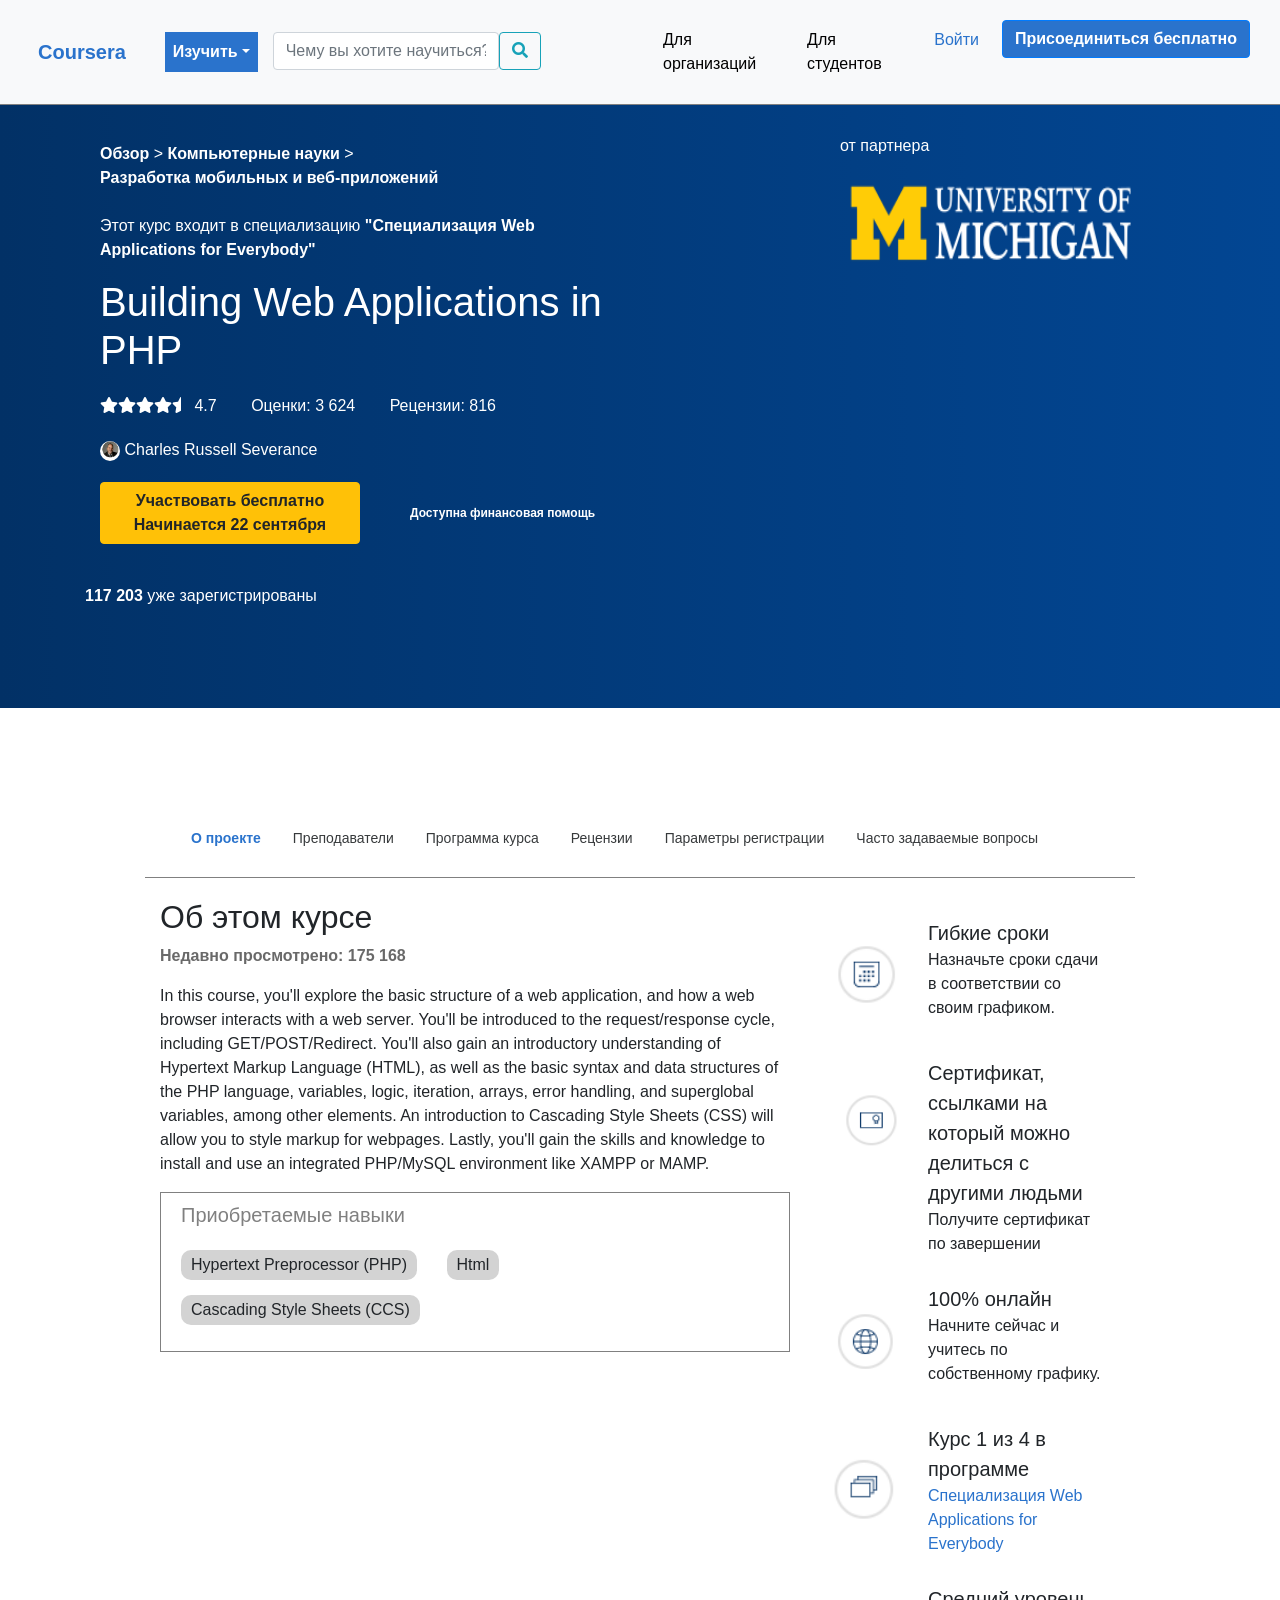
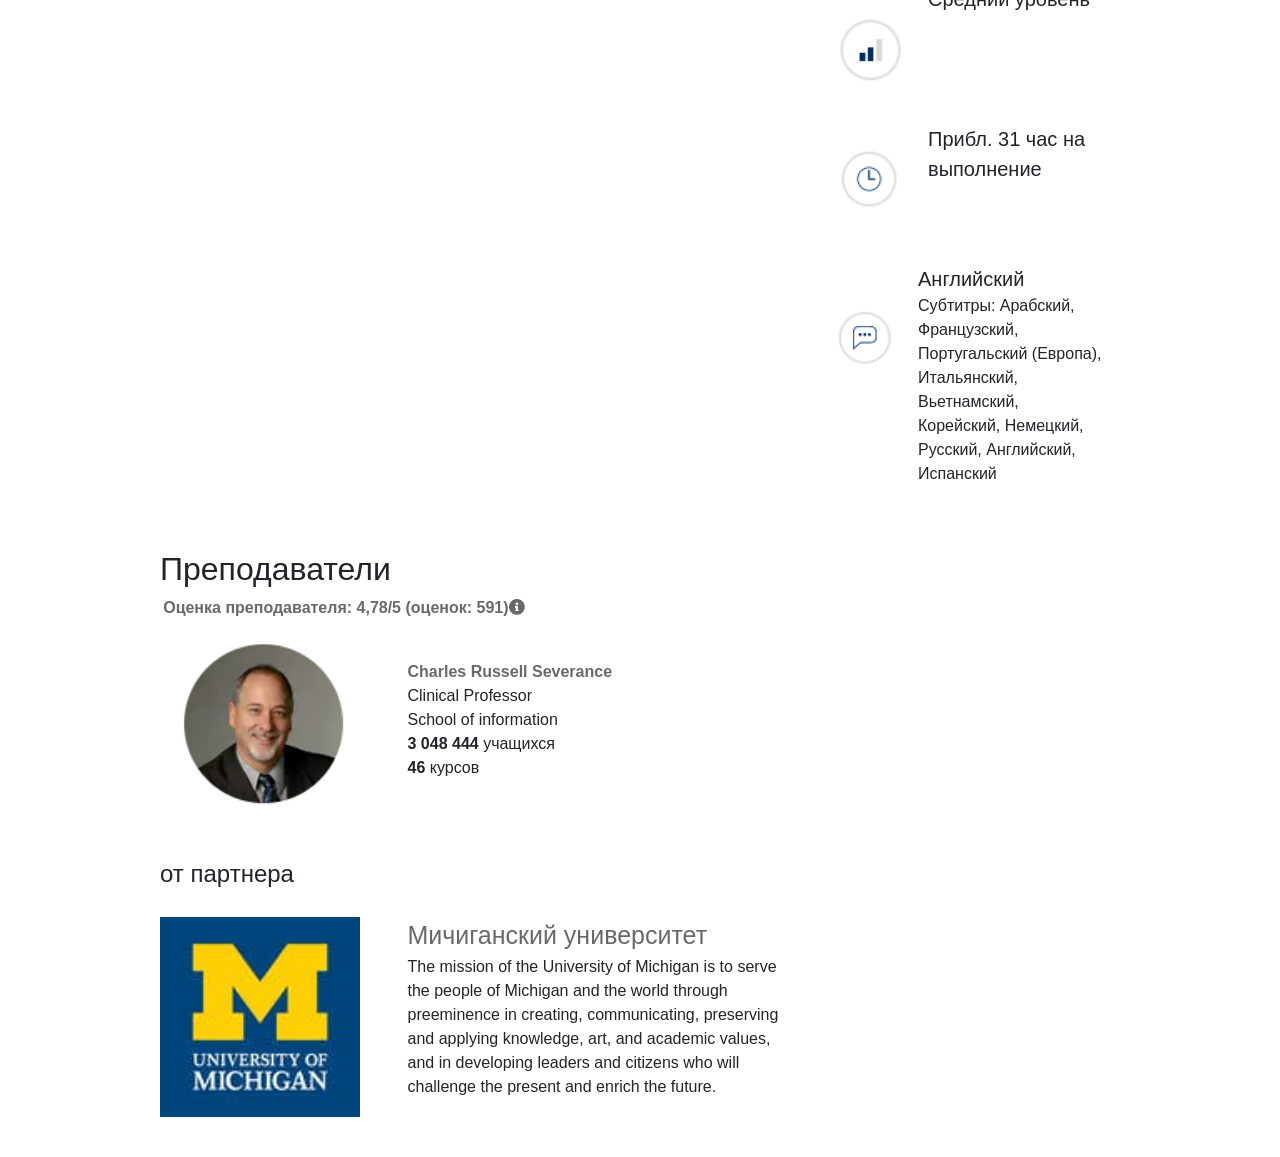
<file: LR1/index.html>
<!doctype html>
<html lang="en">
<head>
    <!-- Required meta tags -->
    <meta charset="utf-8">
    <meta name="viewport" content="width=device-width, initial-scale=1, shrink-to-fit=no">
    <link rel="stylesheet" href="https://use.fontawesome.com/releases/v5.7.1/css/all.css">

    <!-- Bootstrap CSS -->
    <link rel="stylesheet" href="https://maxcdn.bootstrapcdn.com/bootstrap/4.0.0/css/bootstrap.min.css" integrity="sha384-Gn5384xqQ1aoWXA+058RXPxPg6fy4IWvTNh0E263XmFcJlSAwiGgFAW/dAiS6JXm" crossorigin="anonymous">

    <title>Building Web Applications in PHP | Coursera</title>
    <link rel="stylesheet"href="style.css">
</head>


<body>
    <nav class="navbar navbar-expand-lg navbar-light bg-light fixed-top">
        <button class="navbar-toggler" type="button" data-toggle="collapse" data-target="#navbarNavDropdown" aria-controls="navbarNavDropdown" aria-expanded="false" aria-label="Toggle navigation">
          <span class="navbar-toggler-icon"></span>
        </button>
        <a class="nav-link navbar-brand d-md-none" href="#">Coursera</a>
        <i class="fa fa-search d-md-none" aria-hidden="true"></i>

        <div class="collapse navbar-collapse" id="navbarNavDropdown">
          <ul class="navbar-nav part-left">
            <li class="nav-item active">
              <a class="nav-link navbar-brand" href="#">Coursera</a>
            </li>
            <li class="nav-item dropdown">
              <a class="nav-link dropdown-toggle" href="#" id="navbarDropdownMenuLink" data-toggle="dropdown" aria-haspopup="true" aria-expanded="false">Изучить</a>
              <div class="dropdown-menu" aria-labelledby="navbarDropdownMenuLink">
                <p class = "text-left dropdown-item">цели</p>
                <a class="dropdown-item" href="#">Пройти бесплатный курс</a>
                <a class="dropdown-item" href="#">Получите диплом</a>
                <a class="dropdown-item" href="#">Получите сертификат</a>
                <a class="dropdown-item" href="#">Начните карьеру или продвиньтесь по карьерной лестнице</a>
                <p class="dropdown-item text-left">темы</p>
                <a class="dropdown-item" href="#">Наука о данных</a>
                <a class="dropdown-item" href="#">Бизнес</a>
                <a class="dropdown-item" href="#">Компьютерные науки</a>
                <a class="dropdown-item" href="#">Информационные технологии</a>
                <a class="dropdown-item" href="#">Изучение языков</a>
                <a class="dropdown-item" href="#">здоровье</a>
                <a class="dropdown-item" href="#">Личное развитие</a>
                <a class="dropdown-item but" href = "#">Посмотреть все предметы</a>
              </div>
            </li>
            <li class="nav-item" id = "navbarSearch">
                    <form class="form-inline ">
                        <input class="form-control" type="text" placeholder="Чему вы хотите научиться?">
                        <button class="btn btn-outline-info" type="submit"><i class="fa fa-search" aria-hidden="true"></i></button>
                    </form>
            </li>
        </ul>
        <ul class="navbar-nav justify-content-end">
            <li class="nav-item">
              <a class="nav-link" href="#">Для организаций</a>
            </li>
            <li class="nav-item">
              <a class="nav-link" href="#">Для студентов</a>
            </li>
            <li class="nav-item">
              <a class="nav-link" href="#" style = "color:#2a73cc!important;">Войти</a>
            </li>
            <li class="nav-item">
              <button type="button" class="btn btn-primary">Присоединиться бесплатно</button>
            </li>
        </ul>
        </div>
    </nav>





<!--Jumbotron-->
    <div class="jumbotron jumbotron-fluid">
      <div class="container">
        <div class="row justify-content-between">
            <div class="col-md-6">
                <p class="py-2"> <a href="#">Обзор</a> >  <a href="#">Компьютерные науки</a> > <a href="#">Разработка мобильных и веб-приложений</a> </p>
                <p>Этот курс входит в специализацию <a href = "#" style = "font-weight: bold;">"Специализация Web Applications for Everybody"</a></p>
                <h1>Building Web Applications in PHP</h1>
                <div class="marks"><a href = "#" style = "text-decoration: none;">
                    <span><i class="fa fa-star" aria-hidden="true"></i><i class="fa fa-star" aria-hidden="true"></i><i class="fa fa-star" aria-hidden="true"></i><i class="fa fa-star" aria-hidden="true"></i><i class="fa fa-star-half" aria-hidden="true"></i>    4.7</span>
                    <span>Оценки: 3 624</span>
                    <span>Рецензии: 816</span></a>
                </div>
                <div class = "teach">
                    <img src="img/Снимок экрана (307).png" width = "20" height = "20" style = "border-radius: 50%;">
                    <a class="d-inline-block teacher" href="#">Charles Russell Severance</a>
                </div>
            </div>
             <div class="col-md-4">
                 <p>от партнера</p>
                 <img src="img/umich.png" width="300"height="100">
             </div>
        </div>
        <div class="row justify-content-start">
                    
                        <button type="button" class="btn btn-warning ">Участвовать бесплатно <br>Начинается 22 сентября</button>
                        <a href="#" class = "align-self-center" style = "font-size:12px; font-weight:bold">Доступна финансовая помощь</a>
                    
        </div>
        <div class="row">
            <p style = "margin-top:20px"><span style = "font-weight: bold;">117 203</span> уже зарегистрированы</p>
        </div>
      </div>
    </div>

<!--About--> 
    <div class = "content">
        <div class = "about-course">
            <div class = "container-fluid">
                <div class="row"></div>
                        <nav class="navbar sticky-top navbar-light col justify-content-start d-sm-none d-md-flex">
                        <li class="nav-item">
                            <a class="nav-link active" href="#">О проекте</a>
                        </li>
                        <li class="nav-item">
                                <a class="nav-link" href="#">Преподаватели</a>
                        </li>
                        <li class="nav-item">
                                <a class="nav-link" href="#">Программа курса</a>
                        </li>
                        <li class="nav-item">
                                <a class="nav-link" href="#">Рецензии</a>
                        </li>
                        <li class="nav-item">
                                <a class="nav-link" href="#">Параметры регистрации</a>
                        </li>
                        <li class="nav-item">
                                <a class="nav-link" href="#">Часто задаваемые вопросы</a>
                        </li>
                        </nav>
            
                <div class = "row justify-content-between" >
                    <div class = "col-md-8">
                        <h2>Об этом курсе</h2>
                        <p style = "font-weight:bold; color:Dimgrey;">Недавно просмотрено: 175 168</p>
                        <p>In this course, you'll explore the basic structure of a web application, and how a web browser interacts with a web server. You'll be introduced to the request/response cycle, including GET/POST/Redirect. You'll also gain an introductory understanding of Hypertext Markup Language (HTML), as well as the basic syntax and data structures of the PHP language, variables, logic, iteration, arrays, error handling, and superglobal variables, among other elements. An introduction to Cascading Style Sheets (CSS) will allow you to style markup for webpages. Lastly, you'll gain the skills and knowledge to install and use an integrated PHP/MySQL environment like XAMPP or MAMP.</p>
                        <div class="skills">
                            <h5 style = "color:grey">Приобретаемые навыки</h5>
                            <ul >
                                <li>Hypertext Preprocessor (PHP)</li>
                                <li>Html</li>
                                <li>Cascading Style Sheets (CCS)</li>
                            </ul>
                        </div>
                        
                    </div>
                    <div class = "col-md-4 advantages d-flex">
                        
                            <dl>
                                <div class = "a row">
                                    <div class="col">
                                         <dt >Гибкие сроки</dt>
                                    <dd >Назначьте сроки сдачи в соответствии со своим графиком.</dd>
                                    </div>
                                   
                                </div>
                                <div class = "b row">
                                    <div class="col">
                                        <dt >Сертификат, ссылками на который можно делиться с другими людьми</dt>
                                        <dd>Получите сертификат по завершении</dd>
                                    </div>
                                    
                                </div>
                                <div class = "c row">
                                    <div class="col">
                                        <dt>100% онлайн</dt>
                                        <dd>Начните сейчас и учитесь по собственному графику.</dd>
                                    </div>
                                    
                                </div>
                                <div class = "d row">
                                    <div class="col">
                                        <dt>Курс 1 из 4 в программе</dt>
                                         <dd><a href="#"style = "color:#2a73cc;">Специализация Web Applications for Everybody</a></dd>
                                    </div>
                                    
                                </div>
                                <div class = "e row">
                                    <div class="col">
                                        <dt>Средний уровень</dt>
                                        <dd></dd>
                                    </div>
                                    
                                </div>
                                <div class = "f row">
                                    <div class="col">
                                        <dt >Прибл. 31 час на выполнение</dt>
                                        <dd></dd>
                                    </div>
                                    
                                </div>
                                <div class = "g row">
                                    <div class="col">
                                        <dt>Английский</dt>
                                         <dd >Субтитры: Арабский, Французский, Португальский (Европа), Итальянский, Вьетнамский, Корейский, Немецкий, Русский, Английский, Испанский</dd>
                                    </div>
                                    
                                </div>
                                
                            </dl>
                        
                    </div>
                    
                </div>

                <div class = "teachers">
                        <!--<div class="container">-->
                            <div class="row">
                                <div class="col">
                                    <h2>Преподаватели</h2>
                                    <span class="mark">Оценка преподавателя: 4,78/5 (оценок: 591)<i class="fa fa-info-circle" aria-hidden="true"></i></span>
                                </div>
                            </div>
                            <div class="row">
                                <div class="col-md-3">
                                    <img src="img/Снимок экрана (307).png" width = "200" height = "200">
                                </div>
                                <div class = "col-md-4">
                                    <dl class = "teach">
                                        <dt><a href="#"class = "no">Charles Russell Severance</a></dt>
                                        <p>Clinical Professor</p>
                                        <p>School of information</p>
                                        <p><span style = "font-weight:bold">3 048 444</span> учащихся</p>
                                        <p><span style = "font-weight:bold">46</span> курсов</p>
                                    </dl>
                                </div>
                                <div class="col-md-5"></div>
                            </div>
                        <!--</div>-->
                </div>
                
                    <div class = "partners">
                        <div class = "row"><h4 class = "col-md-12">от партнера</h4></div>
                        <div class="row justify-content-start">
                                <div class="col-md-3">
                                    <img src="img/New-Block-M-Stacked-Blue-295C_600x600.jpg" width = "200" height = "200">
                                </div>
                                <div class = "col-md-5">
                                    <dl>
                                        <dt><a href="#" style = "color:dimgray; font-size:25px; font-weight:normal;">Мичиганский университет</a></dt>
                                        <dd>The mission of the University of Michigan is to serve the people of Michigan and the world through preeminence in creating, communicating, preserving and applying knowledge, art, and academic values, and in developing leaders and citizens who will challenge the present and enrich the future.</dd>
                                    </dl>
                                </div>
                                <div class = "col-md-4"></div>
                            </div>
                    </div>
            </div>
        </div>


    </div>
 
<!-- Optional JavaScript -->
<!-- jQuery first, then Popper.js, then Bootstrap JS -->
<script src="https://code.jquery.com/jquery-3.2.1.slim.min.js" integrity="sha384-KJ3o2DKtIkvYIK3UENzmM7KCkRr/rE9/Qpg6aAZGJwFDMVNA/GpGFF93hXpG5KkN" crossorigin="anonymous"></script>
<script src="https://cdnjs.cloudflare.com/ajax/libs/popper.js/1.12.9/umd/popper.min.js" integrity="sha384-ApNbgh9B+Y1QKtv3Rn7W3mgPxhU9K/ScQsAP7hUibX39j7fakFPskvXusvfa0b4Q" crossorigin="anonymous"></script>
<script src="https://maxcdn.bootstrapcdn.com/bootstrap/4.0.0/js/bootstrap.min.js" integrity="sha384-JZR6Spejh4U02d8jOt6vLEHfe/JQGiRRSQQxSfFWpi1MquVdAyjUar5+76PVCmYl" crossorigin="anonymous"></script>


</body>
</html>
</file>
<file: LR1/style.css>
*{
	padding: 0;
	margin: 0;
}

.row .btn-warning{
	margin-right: 50px;
}
.sticky-top .nav-item{
	font-size: 14px;
}

.content{
	padding: 20px 130px;
}

.advantages dt{
	font-size: 20px;
	font-weight: bold;
}
li {
    list-style-type: none; 
}
ul {
    margin-left: 0; 
    padding-left: 0; 
}
.sticky-top{
	top: 4em;
	padding: 10px 15px;
	
}
.jumbotron{
	background: linear-gradient(to right, #023166, #024693);
	margin-top: 50px;
	color: #fff;
}
.jumbotron .py-2{
	width: 340px;
}
.jumbotron .py-2 a{
	font-weight: bold;
}
.jumbotron .marks{
	margin-top: 20px;
}
.marks span{
	margin-right: 30px;
}
.mark{
	background: #fff;
	font-weight: bold;
	color: dimgray;
}
.teach{
	margin-top: 20px;
}
.teach p{
	margin-bottom: 0;
}
.teach dt .no{
	color: dimgray;
}
.skills{
	border: 1px solid grey;
	padding: 10px 20px;
}
.skills li{
	display:inline-block;
	margin-right: 25px;
	margin-top: 15px;
	border-radius:10px;
	padding: 3px 10px;
	background-color: lightgrey;
}
.btn-warning{
	width: 260px;
	display: inline-block;
	margin-left: 15px;
}

.nav-link.active{
	color: #2a73cc;
	font-weight: bold;
}
.nav-link{
	color: #373a3c;
}
.navbar-nav {
	width: 100%;
}
.hidden{
	display: none
}
.nav-item.dropdown{
	background-color: #2a73cc;
	font-weight: bold;
}
.navbar-brand{
	color: #2a73cc!important;
	font-weight: 900;
}
.btn-warning{
	font-weight: bold;
}
.nav-item.dropdown #navbarDropdownMenuLink{
	color: #fff;
}
.btn-primary{
	background-color:#2a73cc;
	font-weight: bold;
}
nav{
	padding: 20px 30px!important;
}
.part-left li{
	margin-right: 15px;
}
p.dropdown-item{
	margin: 5px 0;
}
.but{
	display: block;
	width: 250px;
	margin: 0 20px;
	margin-top: 10px;
	border:1px solid #2a73cc;
	padding:3px 5px; 
	color:#2a73cc;
}
.but:hover{
	background-color:#2a73cc;
	color: #fff;
}
.justify-content-end .nav-item{
	margin-left: 15px;
}
.justify-content-end .nav-link{
	color: #000!important;
}
nav.navbar .dropdown:hover > .dropdown-menu {
 display: block; 
} 
.dropdown-menu p{
	font-weight: bold;
}
.sub{
	display: block;
	width: 100%;
}
a{
	color: #fff;
}
a:hover{
	color: #fff;
}
nav a:hover{
	color: grey;
}
@media(max-width: 500px){
	#navbarSearch{
		display: none;
	}
}
.ad{
	display: block;
}
.advantages dt{
    font-weight:500;
}
.advantages .a::before{
    content:"";
    float: left;
    background:url("img/a.png") 50% 0% no-repeat;
    display:block;
    width:90px;
    height:120px;
    background-size: 90%;
    margin-left: 3px;
}
.advantages .b::before{
    content:"";
    float: left;
    background:url("img/b.png") 50% 50% no-repeat;
    display:block;
    width:90px;
    height:120px;
    background-size: 90%;
    margin-left: 3px;
}
.advantages .c::before{
    content:"";
    float: left;
    background:url("img/c.png") 50% 50% no-repeat;
    display:block;
    width:90px;
    height:120px;
    background-size: 90%;
    margin-left: 3px;
}
.advantages .d::before{
    content:"";
    float: left;
    background:url("img/d.png") 50% 50% no-repeat;
    display:block;
    width:90px;
    height:120px;
    background-size: 90%;
    margin-left: 3px;
}
.advantages .e::before{
    content:"";
    float: left;
    background:url("img/e.png") 50% 50% no-repeat;
    display:block;
    width:90px;
    height:120px;
    background-size: 90%;
    margin-left: 3px;
}
.advantages .f::before{
    content:"";
    float: left;
    background:url("img/f.png") 50% 50% no-repeat;
    display:block;
    width:90px;
    height:120px;
    background-size: 90%;
    margin-left: 3px;
}
.advantages .g::before{
    content:"";
    float: left;
    background:url("img/g.png") 50% 50% no-repeat;
    display:block;
    width:80px;
    height:150px;
    background-size: 90%;
    margin-left: 3px;
}

.row{
	margin:20px 0;
}
.navbar-light{
	background:#fff;
	border-bottom: 1px solid grey;
}
</file>
